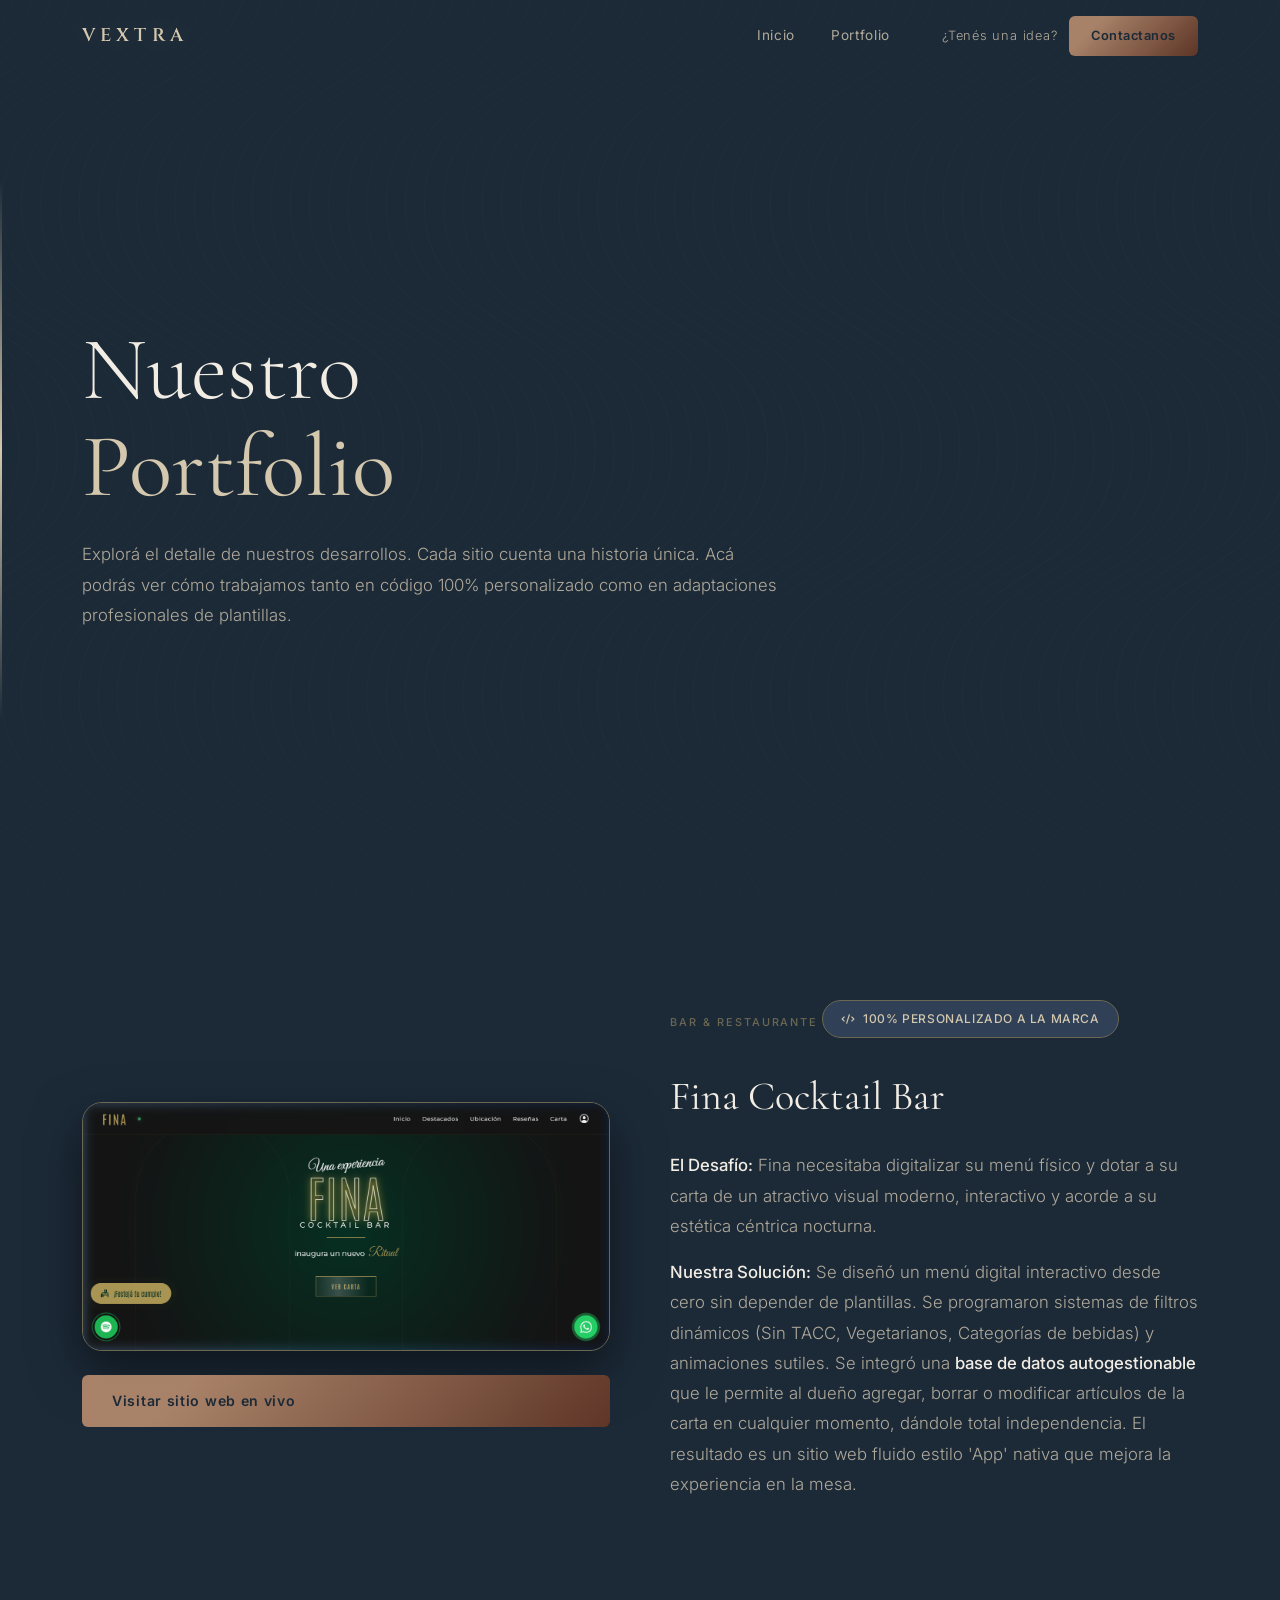
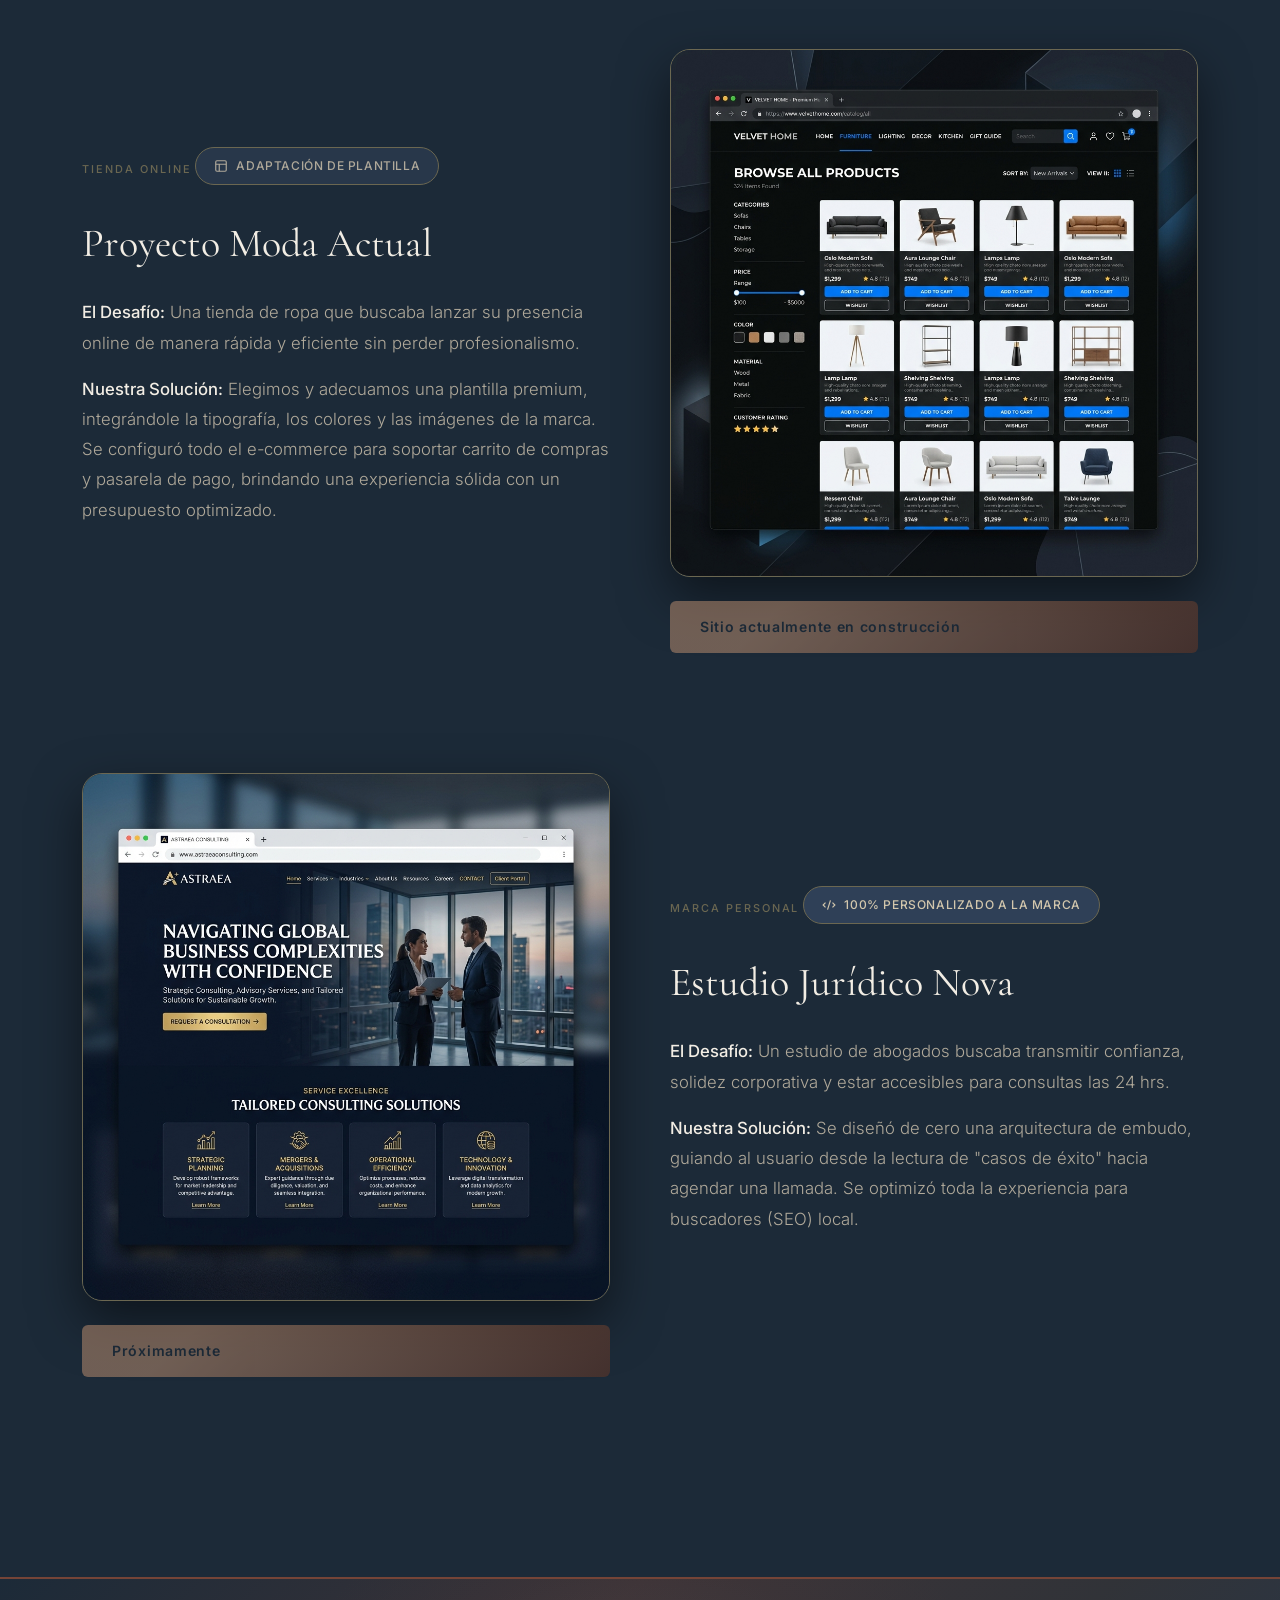
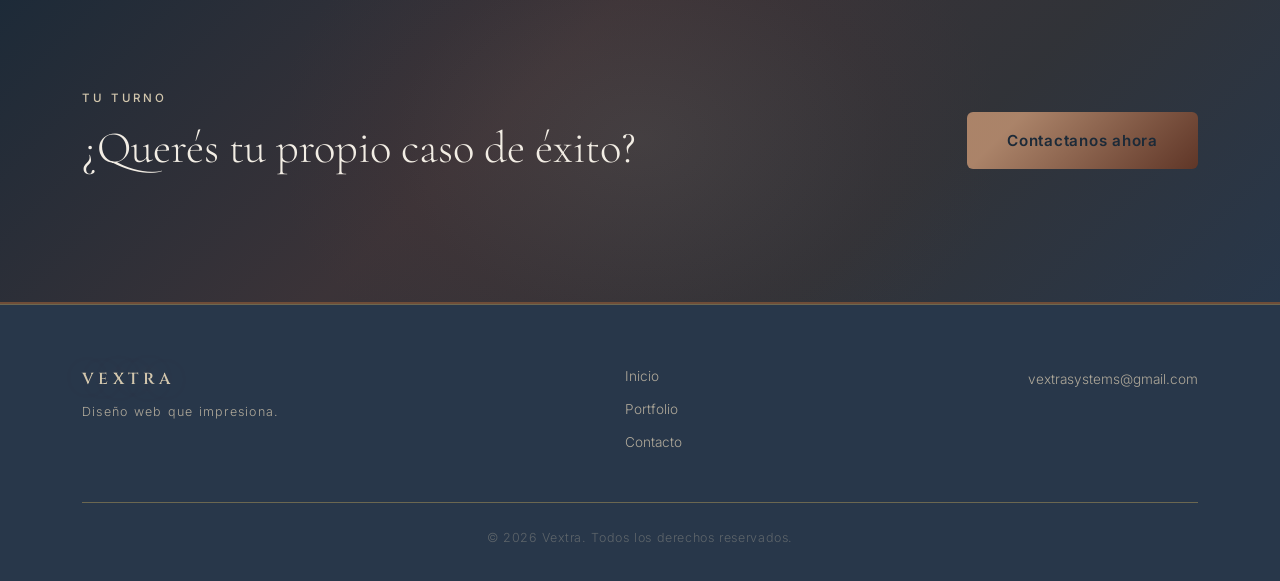
<file: proyectos.html>
<!DOCTYPE html>
<html lang="es">

<head>
  <meta charset="UTF-8" />
  <meta name="viewport" content="width=device-width, initial-scale=1.0" />
  <title>Portfolio Completo – Vextra</title>
  <meta name="description"
    content="Explorá en detalle los proyectos de Vextra. Trabajos de diseño web personalizados y adaptaciones de plantillas profesionales." />
  <link rel="preconnect" href="https://fonts.googleapis.com" />
  <link rel="preconnect" href="https://fonts.gstatic.com" crossorigin />
  <link
    href="https://fonts.googleapis.com/css2?family=Cinzel:wght@400;600;700&family=Cormorant+Garamond:wght@300;400;600&family=Inter:wght@300;400;500;600&display=swap"
    rel="stylesheet" />
  <link rel="stylesheet" href="style.css" />
</head>

<body>

  <!-- ===== NAVBAR ===== -->
  <header class="navbar" id="navbar">
    <div class="nav-container">
      <a href="index.html" class="logo">Vextra</a>
      <nav class="nav-links" id="navLinks">
        <a href="index.html#inicio">Inicio</a>
        <a href="#">Portfolio</a>
      </nav>
      <div class="nav-cta-wrap">
        <span class="nav-idea-text">¿Tenés una idea?</span>
        <a href="index.html#contacto" class="btn-cta" id="hero-cta">Contactanos</a>
      </div>
      <button class="hamburger" id="hamburger" aria-label="Menú">
        <span></span><span></span><span></span>
      </button>
    </div>
    <!-- Mobile menu -->
    <div class="mobile-menu" id="mobileMenu">
      <a href="index.html#inicio" class="mobile-link">Inicio</a>
      <a href="#" class="mobile-link">Portfolio</a>
      <div class="mobile-cta-wrap">
        <span class="nav-idea-text">¿Tenés una idea?</span>
        <a href="index.html#contacto" class="btn-cta">Contactanos</a>
      </div>
    </div>
  </header>

  <!-- ===== PAGE HEADER ===== -->
  <section class="hero" id="inicio">
    <div class="hero-content">
      <h1 class="hero-title">Nuestro <span class="title-accent">Portfolio</span></h1>
      <p class="hero-sub" style="max-width: 700px;">
        Explorá el detalle de nuestros desarrollos. Cada sitio cuenta una historia única. Acá podrás ver cómo trabajamos tanto en código 100% personalizado como en adaptaciones profesionales de plantillas.
      </p>
    </div>
  </section>

  <!-- ===== EXTENDED SHOWCASE ===== -->
  <section class="portfolio-extended">
    <div class="container">
      
      <!-- PROYECTO 1 - FINA -->
      <div class="showcase-item">
        <div class="showcase-media">
          <div class="showcase-img-box">
            <img src="assets/portfolio_fina.png" alt="Vista principal de Fina Cocktail Bar" class="showcase-img" />
          </div>
          <a href="https://fina-bar-web.vercel.app/?utm_source=ig&utm_medium=social&utm_content=link_in_bio&fbclid=PAb21jcAROiedleHRuA2FlbQIxMQBzcnRjBmFwcF9pZA81NjcwNjczNDMzNTI0MjcAAad4F65sUYL4MofWHKlDcIUESujg8_DwyVqGH5rRMIQ3G3CDJZJ-ujH8IqDwUQ_aem_hTF5GQFBRYrLLzg5Cz2CZw" target="_blank" rel="noopener" class="btn-primary" style="width: 100%; text-align: center;">Visitar sitio web en vivo</a>
        </div>
        <div class="showcase-content">
          <span class="work-tag">Bar &amp; Restaurante</span>
          <div class="development-badge badge-custom">
            <svg width="14" height="14" viewBox="0 0 24 24" fill="none" stroke="currentColor" stroke-width="2">
              <path d="m18 16 4-4-4-4M6 8l-4 4 4 4M14.5 4l-5 16"/>
            </svg>
            100% Personalizado a la Marca
          </div>
          <h2 class="showcase-title">Fina Cocktail Bar</h2>
          
          <div class="showcase-description">
            <p><strong>El Desafío:</strong> Fina necesitaba digitalizar su menú físico y dotar a su carta de un atractivo visual moderno, interactivo y acorde a su estética céntrica nocturna.</p>
            <p><strong>Nuestra Solución:</strong> Se diseñó un menú digital interactivo desde cero sin depender de plantillas. Se programaron sistemas de filtros dinámicos (Sin TACC, Vegetarianos, Categorías de bebidas) y animaciones sutiles. Se integró una <strong>base de datos autogestionable</strong> que le permite al dueño agregar, borrar o modificar artículos de la carta en cualquier momento, dándole total independencia. El resultado es un sitio web fluido estilo 'App' nativa que mejora la experiencia en la mesa.</p>
          </div>
        </div>
      </div>

      <!-- PROYECTO 2 - EJEMPLO PLANTILLA -->
      <div class="showcase-item reversed">
        <div class="showcase-media">
          <div class="showcase-img-box">
            <img src="assets/portfolio_2.png" alt="Proyecto E-Commerce" class="showcase-img" />
          </div>
          <a href="#" class="btn-primary" style="opacity: 0.6; pointer-events: none; width: 100%; text-align: center;">Sitio actualmente en construcción</a>
        </div>
        <div class="showcase-content">
          <span class="work-tag">Tienda Online</span>
          <div class="development-badge badge-template">
            <svg width="14" height="14" viewBox="0 0 24 24" fill="none" stroke="currentColor" stroke-width="2">
              <rect width="18" height="18" x="3" y="3" rx="2" />
              <path d="M3 9h18M9 21V9" />
            </svg>
            Adaptación de Plantilla
          </div>
          <h2 class="showcase-title">Proyecto Moda Actual</h2>
          
          <div class="showcase-description">
            <p><strong>El Desafío:</strong> Una tienda de ropa que buscaba lanzar su presencia online de manera rápida y eficiente sin perder profesionalismo.</p>
            <p><strong>Nuestra Solución:</strong> Elegimos y adecuamos una plantilla premium, integrándole la tipografía, los colores y las imágenes de la marca. Se configuró todo el e-commerce para soportar carrito de compras y pasarela de pago, brindando una experiencia sólida con un presupuesto optimizado.</p>
          </div>
        </div>
      </div>

      <!-- PROYECTO 3 - EJEMPLO DEFAULT -->
      <div class="showcase-item">
        <div class="showcase-media">
          <div class="showcase-img-box">
            <img src="assets/portfolio_3.png" alt="Sitio Corporativo" class="showcase-img" />
          </div>
          <a href="#" class="btn-primary" style="opacity: 0.6; pointer-events: none; width: 100%; text-align: center;">Próximamente</a>
        </div>
        <div class="showcase-content">
          <span class="work-tag">Marca Personal</span>
          <div class="development-badge badge-custom">
             <svg width="14" height="14" viewBox="0 0 24 24" fill="none" stroke="currentColor" stroke-width="2">
              <path d="m18 16 4-4-4-4M6 8l-4 4 4 4M14.5 4l-5 16"/>
            </svg>
            100% Personalizado a la Marca
          </div>
          <h2 class="showcase-title">Estudio Jurídico Nova</h2>
          
          <div class="showcase-description">
            <p><strong>El Desafío:</strong> Un estudio de abogados buscaba transmitir confianza, solidez corporativa y estar accesibles para consultas las 24 hrs.</p>
            <p><strong>Nuestra Solución:</strong> Se diseñó de cero una arquitectura de embudo, guiando al usuario desde la lectura de "casos de éxito" hacia agendar una llamada. Se optimizó toda la experiencia para buscadores (SEO) local.</p>
          </div>
        </div>
      </div>

    </div>
  </section>

  <!-- ===== CTA BANNER ===== -->
  <section class="cta-banner" style="margin-top: 100px;">
    <div class="container">
      <div class="cta-inner">
        <div class="cta-text">
          <p class="cta-question">Tu turno</p>
          <h2 class="cta-title">¿Querés tu propio caso de éxito?</h2>
        </div>
        <a href="index.html#contacto" class="btn-primary large">Contactanos ahora</a>
      </div>
    </div>
  </section>

  <!-- ===== FOOTER ===== -->
  <footer class="footer">
    <div class="container">
      <div class="footer-inner">
        <div class="footer-brand">
          <a href="index.html" class="logo footer-logo">Vextra</a>
          <p class="footer-tagline">Diseño web que impresiona.</p>
        </div>
        <div class="footer-links">
          <a href="index.html#inicio">Inicio</a>
          <a href="#">Portfolio</a>
          <a href="index.html#contacto">Contacto</a>
        </div>
        <div class="footer-contact">
          <a href="mailto:vextrasystems@gmail.com">vextrasystems@gmail.com</a>
        </div>
      </div>
      <div class="footer-bottom">
        <p>© 2026 Vextra. Todos los derechos reservados.</p>
      </div>
    </div>
  </footer>

  <script src="script.js"></script>
</body>

</html>
</file>
<file: style.css>
/* =========================================
   VEXTRA – GLOBAL STYLES
   Palette: Azul | Tan | Terra Queimada | Verde Opaco | Coffee
   ========================================= */

/* --- TOKENS --- */
:root {
  /* Backgrounds – Azul dominant */
  --black:        #1c2a38;
  --black-soft:   #28374a;
  --black-card:   #2f4057;
  --black-border: #6b6751;

  /* Warm accent – Tan as primary */
  --gold:         #d3c7ad;
  --gold-light:   #e8dfcf;
  --gold-dark:    #754437;

  /* Green-grey mid-tones – Verde Opaco */
  --emerald:      #6b6751;
  --emerald-mid:  #888070;

  /* Terra Queimada – warm red-brown drama */
  --caput:        #754437;

  /* Coffee – warm brown mid-accent */
  --coffee:       #6f4d38;

  /* Tan alias for clarity */
  --tan:          #d3c7ad;

  --wasabi:       #6b6751;
  --white:        #f2ede4;
  --white-muted:  #b0a99a;
  --font-cinzel:  'Cinzel', Georgia, serif;
  --font-serif:   'Cormorant Garamond', Georgia, serif;
  --font-sans:    'Inter', system-ui, sans-serif;
  --font-title:   'Open Sans', system-ui, sans-serif;
  --radius-sm:    6px;
  --radius-md:    12px;
  --radius-lg:    20px;
  --transition:   0.35s cubic-bezier(0.4, 0, 0.2, 1);
  --glow-tan:     0 0 40px rgba(211, 199, 173, 0.20);
  --glow-coffee:  0 0 40px rgba(111, 77, 56, 0.35);
  --glow-verde:   0 0 40px rgba(107, 103, 81, 0.40);
  /* keep old names as aliases for backward compat */
  --glow-gold:    0 0 40px rgba(211, 199, 173, 0.20);
  --glow-emerald: 0 0 40px rgba(107, 103, 81, 0.40);
  --glow-earth:   0 0 40px rgba(117, 68, 55, 0.30);
}

/* --- RESET & BASE --- */
*, *::before, *::after {
  box-sizing: border-box;
  margin: 0;
  padding: 0;
}

html {
  scroll-behavior: smooth;
  font-size: 16px;
}

body {
  background-color: var(--black);
  color: var(--white);
  font-family: var(--font-sans);
  font-weight: 300;
  line-height: 1.7;
  overflow-x: hidden;
  -webkit-font-smoothing: antialiased;
}

a {
  color: inherit;
  text-decoration: none;
}

img {
  max-width: 100%;
  display: block;
}

/* --- SCROLLBAR --- */
::-webkit-scrollbar { width: 6px; }
::-webkit-scrollbar-track { background: var(--black); }
::-webkit-scrollbar-thumb { background: var(--caput); border-radius: 99px; }

/* --- UTILITY --- */
.container {
  max-width: 1180px;
  margin: 0 auto;
  padding: 0 32px;
}

.section-label {
  display: inline-block;
  font-family: var(--font-sans);
  font-size: 0.72rem;
  font-weight: 500;
  letter-spacing: 0.25em;
  text-transform: uppercase;
  color: var(--gold);
  margin-bottom: 14px;
}
.section-label.centered { display: block; text-align: center; }

.section-title {
  font-family: var(--font-title);
  font-size: clamp(2rem, 4vw, 3rem);
  font-weight: 600;
  font-style: normal;
  line-height: 1.2;
  color: var(--white);
  margin-bottom: 20px;
}
.section-title.centered { text-align: center; }

.section-desc {
  font-size: 1rem;
  color: var(--white-muted);
  max-width: 540px;
  margin-bottom: 56px;
}
.section-desc.centered {
  text-align: center;
  margin-left: auto;
  margin-right: auto;
}

/* --- BUTTONS --- */
.btn-primary {
  display: inline-flex;
  align-items: center;
  gap: 10px;
  padding: 14px 30px;
  background: linear-gradient(135deg, rgba(184,140,110,0.90) 20%, rgba(98,54,38,0.95) 100%);
  color: var(--black);
  font-family: var(--font-sans);
  font-size: 0.88rem;
  font-weight: 600;
  letter-spacing: 0.05em;
  border-radius: var(--radius-sm);
  border: none;
  cursor: pointer;
  transition: var(--transition);
  position: relative;
  overflow: hidden;
}
.btn-primary::after {
  content: '';
  position: absolute;
  inset: 0;
  background: rgba(255,255,255,0.12);
  opacity: 0;
  transition: var(--transition);
}
.btn-primary:hover::after { opacity: 1; }
.btn-primary:hover {
  transform: translateY(-2px);
  box-shadow: 0 8px 30px rgba(117, 68, 55, 0.40);
}
.btn-primary.large {
  padding: 16px 40px;
  font-size: 0.95rem;
}
.btn-primary.full {
  width: 100%;
  justify-content: center;
}

.btn-secondary {
  display: inline-flex;
  align-items: center;
  gap: 8px;
  padding: 14px 30px;
  background: transparent;
  color: var(--white);
  font-family: var(--font-sans);
  font-size: 0.88rem;
  font-weight: 400;
  letter-spacing: 0.05em;
  border-radius: var(--radius-sm);
  border: 1px solid var(--black-border);
  cursor: pointer;
  transition: var(--transition);
}
.btn-secondary:hover {
  border-color: var(--gold);
  color: var(--gold);
  transform: translateY(-2px);
}

.btn-cta {
  display: inline-block;
  padding: 9px 22px;
  background: linear-gradient(135deg, rgba(184,140,110,0.90) 20%, rgba(98,54,38,0.95) 100%);
  color: var(--black);
  font-family: var(--font-sans);
  font-size: 0.8rem;
  font-weight: 600;
  letter-spacing: 0.04em;
  border-radius: var(--radius-sm);
  transition: var(--transition);
  white-space: nowrap;
}
.btn-cta:hover {
  transform: translateY(-2px);
  box-shadow: 0 6px 24px rgba(117,68,55,0.40);
}

/* =====================
   NAVBAR
   ===================== */
.navbar {
  position: fixed;
  top: 0;
  left: 0;
  right: 0;
  z-index: 999;
  transition: background var(--transition), backdrop-filter var(--transition);
  border-bottom: 1px solid transparent;
}
.navbar.scrolled {
  background: rgba(28, 42, 56, 0.94);
  backdrop-filter: blur(18px);
  -webkit-backdrop-filter: blur(18px);
  border-bottom-color: var(--black-border);
}

.nav-container {
  max-width: 1180px;
  margin: 0 auto;
  padding: 0 32px;
  height: 72px;
  display: flex;
  align-items: center;
  gap: 32px;
}

/* CINZEL LOGO */
.logo {
  font-family: var(--font-cinzel);
  font-size: 1.15rem;
  font-weight: 600;
  letter-spacing: 0.28em;
  text-transform: uppercase;
  color: var(--gold);
  flex-shrink: 0;
  font-style: normal;
  text-shadow: 0 0 28px rgba(211,199,173,0.3);
}

.nav-links {
  display: flex;
  gap: 36px;
  margin-left: auto;
}
.nav-links a {
  font-size: 0.85rem;
  font-weight: 400;
  letter-spacing: 0.05em;
  color: var(--white-muted);
  transition: color var(--transition);
  position: relative;
}
.nav-links a::after {
  content: '';
  position: absolute;
  left: 0; bottom: -4px;
  width: 0; height: 1px;
  background: var(--gold-dark);
  transition: width var(--transition);
}
.nav-links a:hover { color: var(--white); }
.nav-links a:hover::after { width: 100%; }

.nav-cta-wrap {
  display: flex;
  align-items: center;
  gap: 12px;
  margin-left: 20px;
}
.nav-idea-text {
  font-family: var(--font-sans);
  font-size: 0.8rem;
  font-weight: 300;
  font-style: normal;
  letter-spacing: 0.06em;
  color: var(--white-muted);
  white-space: nowrap;
}

.hamburger {
  display: none;
  flex-direction: column;
  gap: 5px;
  background: none;
  border: none;
  cursor: pointer;
  padding: 4px;
  margin-left: auto;
}
.hamburger span {
  display: block;
  width: 24px;
  height: 1.5px;
  background: var(--white);
  transition: var(--transition);
}
.hamburger.open span:nth-child(1) { transform: translateY(6.5px) rotate(45deg); }
.hamburger.open span:nth-child(2) { opacity: 0; }
.hamburger.open span:nth-child(3) { transform: translateY(-6.5px) rotate(-45deg); }

.mobile-menu {
  display: none;
  flex-direction: column;
  align-items: flex-start;
  gap: 0;
  padding: 20px 32px 28px;
  background: rgba(28,42,56,0.97);
  border-top: 1px solid var(--black-border);
}
.mobile-menu.open { display: flex; }
.mobile-link {
  font-size: 1rem;
  font-family: var(--font-sans);
  font-weight: 300;
  letter-spacing: 0.08em;
  color: var(--white-muted);
  padding: 14px 0;
  width: 100%;
  border-bottom: 1px solid var(--black-border);
  transition: color var(--transition);
}
.mobile-link:hover { color: var(--gold); }
.mobile-cta-wrap {
  display: flex;
  align-items: center;
  gap: 14px;
  margin-top: 20px;
  flex-wrap: wrap;
}

/* =====================
   HERO
   ===================== */
.hero {
  position: relative;
  min-height: 100vh;
  display: flex;
  align-items: center;
  overflow: hidden;
  /* S-wave Art Deco pattern + dark overlay */
  background-color: var(--black);
  background-image:
    linear-gradient(
      to bottom,
      rgba(28,42,56,0.72) 0%,
      rgba(28,42,56,0.55) 35%,
      rgba(28,42,56,0.55) 65%,
      rgba(28,42,56,0.78) 100%
    ),
    url('assets/pattern.svg');
  background-size: cover, cover;
  background-position: center, center;
  background-repeat: no-repeat, no-repeat;
}

/* Tan accent line on left */
.hero::before {
  content: '';
  position: absolute;
  left: 0; top: 20%; bottom: 20%;
  width: 2px;
  background: linear-gradient(to bottom, transparent, var(--tan), transparent);
  z-index: 1;
}

.hero-content {
  position: relative;
  z-index: 2;
  max-width: 1180px;
  margin: 0 auto;
  padding: 0 32px;
  padding-top: 100px;
  width: 100%;
}

.hero-badge {
  display: inline-block;
  padding: 6px 18px;
  border: 1px solid rgba(211,199,173,0.3);
  border-radius: 2px;
  font-size: 0.68rem;
  font-weight: 500;
  letter-spacing: 0.3em;
  text-transform: uppercase;
  font-family: var(--font-sans);
  color: var(--gold);
  margin-bottom: 32px;
  background: rgba(211,199,173,0.05);
  animation: fadeUp 0.8s ease both;
}

.hero-title {
  font-family: var(--font-serif);
  font-size: clamp(3rem, 7vw, 6rem);
  font-weight: 300;
  font-style: normal;
  line-height: 1.08;
  color: var(--white);
  margin-bottom: 24px;
  animation: fadeUp 0.8s 0.1s ease both;
  max-width: 800px;
}
/* Gold accent — NO italic */
.title-accent {
  color: var(--gold);
  font-weight: 400;
  font-style: normal;
  display: block;
}

.hero-sub {
  font-size: 1.05rem;
  color: var(--white-muted);
  max-width: 480px;
  margin-bottom: 48px;
  line-height: 1.8;
  animation: fadeUp 0.8s 0.2s ease both;
}

.hero-actions {
  display: flex;
  align-items: center;
  gap: 20px;
  flex-wrap: wrap;
  animation: fadeUp 0.8s 0.3s ease both;
}

.idea-block {
  display: flex;
  flex-direction: column;
  gap: 10px;
}
/* NO italic — small uppercase label */
.idea-question {
  font-family: var(--font-sans);
  font-size: 0.73rem;
  font-weight: 400;
  font-style: normal;
  letter-spacing: 0.2em;
  text-transform: uppercase;
  color: var(--gold);
}

.hero-scroll-hint {
  position: absolute;
  bottom: 40px;
  right: 48px;
  display: flex;
  flex-direction: column;
  align-items: center;
  gap: 10px;
  z-index: 2;
  animation: fadeIn 1.2s 0.8s ease both;
}

/* --- HERO VIDEO --- */
.hero-video {
  position: absolute;
  top: 0; left: 0;
  width: 100%; height: 100%;
  object-fit: cover;
  object-position: center;
  z-index: 0;
  opacity: 0.38;
}
.hero-scroll-hint span {
  font-size: 0.68rem;
  letter-spacing: 0.2em;
  text-transform: uppercase;
  color: var(--white-muted);
  writing-mode: vertical-rl;
}
.scroll-line {
  width: 1px;
  height: 60px;
  background: linear-gradient(to bottom, var(--gold), transparent);
  animation: scrollDrop 2s ease infinite;
}

/* =====================
   ABOUT
   ===================== */
.about {
  padding: 100px 0;
  background: var(--black-soft);
  border-top: 3px solid var(--tan);
  border-bottom: 1px solid var(--black-border);
}

.about-grid {
  display: grid;
  grid-template-columns: 1fr 1fr;
  gap: 80px;
  align-items: center;
}

.about-text .section-title { margin-bottom: 24px; }

.about-desc {
  font-size: 1rem;
  color: var(--white-muted);
  line-height: 1.9;
  font-style: normal;
}
.about-desc strong {
  color: var(--gold);
  font-weight: 600;
}

/* Brand name – always Cinzel */
.brand-name {
  font-family: var(--font-cinzel);
  font-size: 0.9em;
  font-weight: 600;
  letter-spacing: 0.12em;
  color: var(--gold);
  text-transform: uppercase;
}

.about-stats {
  display: flex;
  flex-direction: column;
  gap: 24px;
}

.stat-card {
  padding: 28px 32px;
  background: var(--black-card);
  border: 1px solid var(--black-border);
  border-radius: var(--radius-md);
  display: flex;
  align-items: center;
  gap: 28px;
  transition: var(--transition);
  position: relative;
  overflow: hidden;
}
.stat-card::before {
  content: '';
  position: absolute;
  left: 0; top: 0; bottom: 0;
  width: 3px;
  background: var(--tan);
  transform: scaleY(0);
  transform-origin: bottom;
  transition: transform var(--transition);
}
.stat-card:hover::before { transform: scaleY(1); }
.stat-card:hover { border-color: rgba(211,199,173,0.35); box-shadow: var(--glow-tan); }

.stat-num {
  font-family: var(--font-serif);
  font-size: 2.4rem;
  font-weight: 300;
  font-style: normal;
  color: var(--gold);
  line-height: 1;
  min-width: 80px;
}
.stat-label {
  font-size: 0.88rem;
  color: var(--white-muted);
  letter-spacing: 0.02em;
}

/* =====================
   PROCESS 
   ===================== */
.process {
  padding: 110px 0;
  background: linear-gradient(180deg, var(--black) 0%, rgba(40,55,74,0.6) 50%, var(--black) 100%);
  border-top: 1px solid rgba(211,199,173,0.15);
  border-bottom: 1px solid rgba(211,199,173,0.15);
  position: relative;
}
/* Tan warm radial glow behind process section */
.process::before {
  content: '';
  position: absolute;
  top: 50%; left: 50%;
  transform: translate(-50%, -50%);
  width: 700px; height: 400px;
  background: radial-gradient(ellipse, rgba(211,199,173,0.06) 0%, transparent 70%);
  pointer-events: none;
}

.process-grid {
  display: grid;
  grid-template-columns: repeat(4, 1fr);
  gap: 28px;
  margin-top: 56px;
  position: relative;
  z-index: 1;
}

/* Each process card gets a distinct warm-color top border */
.process-card {
  padding: 32px 28px;
  background: var(--black-card);
  border: 1px solid rgba(107,103,81,0.4);
  border-radius: var(--radius-md);
  transition: var(--transition);
  position: relative;
  overflow: hidden;
  display: flex;
  flex-direction: column;
}
.process-card:nth-child(1) { border-top: 3px solid var(--gold); }
.process-card:nth-child(2) { border-top: 3px solid var(--coffee); }
.process-card:nth-child(3) { border-top: 3px solid var(--caput); }
.process-card:nth-child(4) { border-top: 3px solid var(--emerald); }

.process-card::before {
  content: '';
  position: absolute;
  top: 0; left: 0; right: 0;
  height: 100%;
  background: linear-gradient(180deg, rgba(211,199,173,0.04) 0%, transparent 50%);
  pointer-events: none;
}
.process-card:hover {
  transform: translateY(-6px);
  box-shadow: 0 12px 40px rgba(0,0,0,0.4);
}
.process-card:nth-child(1):hover { border-color: var(--gold); box-shadow: 0 12px 40px rgba(211,199,173,0.15); }
.process-card:nth-child(2):hover { border-color: var(--coffee); box-shadow: 0 12px 40px rgba(111,77,56,0.25); }
.process-card:nth-child(3):hover { border-color: var(--caput); box-shadow: 0 12px 40px rgba(117,68,55,0.25); }
.process-card:nth-child(4):hover { border-color: var(--emerald); box-shadow: 0 12px 40px rgba(107,103,81,0.25); }

.process-number {
  font-family: var(--font-cinzel);
  font-size: 2.8rem;
  font-weight: 600;
  color: rgba(211, 199, 173, 0.35);
  line-height: 1;
  margin-bottom: 20px;
  transition: color var(--transition);
}
.process-card:nth-child(2) .process-number { color: rgba(111,77,56,0.75); }
.process-card:nth-child(3) .process-number { color: rgba(117,68,55,0.80); }
.process-card:nth-child(4) .process-number { color: rgba(107,103,81,0.80); }
.process-card:hover .process-number { opacity: 1; }
.process-card:nth-child(1):hover .process-number { color: var(--gold); }
.process-card:nth-child(2):hover .process-number { color: var(--coffee); }
.process-card:nth-child(3):hover .process-number { color: var(--caput); }
.process-card:nth-child(4):hover .process-number { color: var(--emerald); }

.process-card h3 {
  font-family: var(--font-serif);
  font-size: 1.3rem;
  font-weight: 400;
  color: var(--white);
  margin-bottom: 12px;
}
.process-card p {
  font-size: 0.9rem;
  color: var(--white-muted);
  line-height: 1.8;
}

/* =====================
   SERVICES
   ===================== */
.services {
  padding: 110px 0;
  background: var(--black-soft);
  border-top: 1px solid rgba(107,103,81,0.3);
}

.services-grid {
  display: grid;
  grid-template-columns: repeat(3, 1fr);
  gap: 28px;
  margin-top: 56px;
}

/* Each service card has a distinct warm/cool background tint */
.service-card {
  padding: 24px 30px;
  border-radius: var(--radius-md);
  transition: var(--transition);
  position: relative;
  overflow: hidden;
  cursor: default;
  display: flex;
  flex-direction: column;
  justify-content: flex-start;
}
.service-card:nth-child(1),
.service-card:nth-child(2),
.service-card:nth-child(3) {
  background: var(--black-card);
  border: 1px solid rgba(211,199,173,0.18);
}
.service-card::after {
  content: '';
  position: absolute;
  inset: 0;
  background: linear-gradient(135deg, rgba(211,199,173,0.06) 0%, transparent 60%);
  opacity: 0;
  transition: var(--transition);
}
.service-card:nth-child(1):hover,
.service-card:nth-child(2):hover,
.service-card:nth-child(3):hover {
  border-color: var(--tan);
  transform: translateY(-6px);
  box-shadow: 0 10px 40px rgba(211,199,173,0.20);
}
.service-card:hover::after { opacity: 1; }

.service-icon {
  font-size: 1.6rem;
  color: var(--tan);
  margin-bottom: 16px;
  display: block;
  transition: transform var(--transition), color var(--transition);
}
.service-card:hover .service-icon { transform: scale(1.15); }

.service-card h3 {
  font-family: var(--font-serif);
  font-size: 1.25rem;
  font-weight: 400;
  font-style: normal;
  color: var(--white);
  margin-bottom: 10px;
}
.service-card p {
  font-size: 0.9rem;
  color: var(--white-muted);
  line-height: 1.8;
}

/* =====================
   WORKS / PORTFOLIO
   ===================== */
.works {
  padding: 110px 0;
  background: var(--black-soft);
  border-top: 1px solid var(--black-border);
}

.works-grid {
  display: grid;
  grid-template-columns: repeat(3, 1fr);
  gap: 28px;
}

.work-card {
  background: var(--black-card);
  border: 1px solid var(--black-border);
  border-radius: var(--radius-lg);
  overflow: hidden;
  transition: var(--transition);
}
.work-card:hover {
  border-color: rgba(211,199,173,0.25);
  transform: translateY(-6px);
  box-shadow: 0 20px 60px rgba(0,0,0,0.5), 0 0 40px rgba(117,68,55,0.15);
}

.work-img-wrap {
  position: relative;
  aspect-ratio: 16/10;
  overflow: hidden;
}
.work-img {
  width: 100%;
  height: 100%;
  object-fit: cover;
  transition: transform 0.6s cubic-bezier(0.4,0,0.2,1);
}
.work-card:hover .work-img { transform: scale(1.06); }

.work-overlay {
  position: absolute;
  inset: 0;
  background: linear-gradient(to top, rgba(107,103,81,0.88) 0%, rgba(40,55,74,0.20) 100%);
  display: flex;
  align-items: center;
  justify-content: center;
  opacity: 0;
  transition: var(--transition);
  backdrop-filter: blur(4px);
}
.work-card:hover .work-overlay { opacity: 1; }

.work-visit-btn {
  display: inline-flex;
  align-items: center;
  gap: 8px;
  padding: 12px 26px;
  background: linear-gradient(135deg, var(--gold), var(--gold-dark));
  color: var(--black);
  font-size: 0.85rem;
  font-weight: 600;
  border-radius: var(--radius-sm);
  transform: translateY(10px);
  transition: var(--transition);
}
.work-card:hover .work-visit-btn { transform: translateY(0); }
.work-visit-btn:hover { box-shadow: 0 4px 16px rgba(211,199,173,0.4); }

.work-info {
  padding: 28px;
}
.work-tag {
  display: inline-block;
  font-size: 0.68rem;
  font-weight: 500;
  letter-spacing: 0.18em;
  text-transform: uppercase;
  color: var(--wasabi);
  margin-bottom: 10px;
}
.work-title {
  font-family: var(--font-serif);
  font-size: 1.35rem;
  font-weight: 400;
  font-style: normal;
  color: var(--white);
  margin-bottom: 10px;
}
.work-desc {
  font-size: 0.85rem;
  color: var(--white-muted);
  line-height: 1.75;
  margin-bottom: 18px;
}
.work-link {
  display: inline-flex;
  align-items: center;
  gap: 6px;
  font-size: 0.8rem;
  color: var(--gold);
  transition: gap var(--transition);
}
.work-link:hover { gap: 10px; }

/* =====================
   CTA BANNER
   ===================== */
.cta-banner {
  padding: 110px 0;
  background: linear-gradient(135deg, #1c2a38 0%, rgba(117,68,55,0.35) 40%, rgba(111,77,56,0.25) 70%, #28374a 100%);
  border-top: 2px solid var(--caput);
  border-bottom: 2px solid var(--coffee);
  position: relative;
  overflow: hidden;
}
.cta-banner::before {
  content: '';
  position: absolute;
  top: 50%; left: 50%;
  transform: translate(-50%, -50%);
  width: 700px; height: 500px;
  background: radial-gradient(ellipse, rgba(211,199,173,0.08) 0%, rgba(117,68,55,0.05) 50%, transparent 75%);
  pointer-events: none;
}

.cta-inner {
  display: flex;
  align-items: center;
  justify-content: space-between;
  gap: 48px;
  flex-wrap: wrap;
}

/* NO italic — uppercase label */
.cta-question {
  font-family: var(--font-sans);
  font-size: 0.72rem;
  font-weight: 500;
  font-style: normal;
  letter-spacing: 0.25em;
  text-transform: uppercase;
  color: var(--gold);
  margin-bottom: 14px;
}
.cta-title {
  font-family: var(--font-serif);
  font-size: clamp(1.8rem, 3.5vw, 2.8rem);
  font-weight: 300;
  font-style: normal;
  color: var(--white);
  margin-bottom: 16px;
  line-height: 1.2;
}
.cta-desc {
  font-size: 0.95rem;
  color: var(--white-muted);
  max-width: 460px;
}

/* =====================
   CONTACT
   ===================== */
.contact {
  padding: 110px 0;
  background: var(--black);
  border-top: 1px solid rgba(111,77,56,0.30);
  position: relative;
}
/* Coffee warm accent strip at top of contact */
.contact::before {
  content: '';
  position: absolute;
  top: 0; left: 0; right: 0;
  height: 3px;
  background: linear-gradient(to right, var(--caput), var(--coffee), var(--gold), transparent);
}

.contact-grid {
  display: grid;
  grid-template-columns: 1fr 1.5fr;
  gap: 80px;
  align-items: start;
}

.contact-info {
  display: flex;
  flex-direction: column;
  gap: 36px;
}

.contact-item {
  display: flex;
  align-items: flex-start;
  gap: 20px;
}
.contact-icon {
  width: 44px; height: 44px;
  display: flex; align-items: center; justify-content: center;
  background: var(--black-card);
  border: 1px solid var(--black-border);
  border-radius: var(--radius-sm);
  font-size: 1.1rem;
  color: var(--gold);
  flex-shrink: 0;
}
.contact-label {
  font-size: 0.72rem;
  letter-spacing: 0.15em;
  text-transform: uppercase;
  color: var(--white-muted);
  margin-bottom: 4px;
}
.contact-value {
  font-size: 0.95rem;
  color: var(--white);
  transition: color var(--transition);
}
a.contact-value:hover { color: var(--gold); }

.contact-social { display: flex; flex-direction: column; gap: 12px; }
.social-links { display: flex; gap: 12px; }
.social-btn {
  width: 44px; height: 44px;
  display: flex; align-items: center; justify-content: center;
  background: var(--black-card);
  border: 1px solid var(--black-border);
  border-radius: var(--radius-sm);
  color: var(--white-muted);
  transition: var(--transition);
}
.social-btn:hover {
  border-color: var(--gold);
  color: var(--gold);
  transform: translateY(-3px);
  box-shadow: 0 4px 16px rgba(211,199,173,0.2);
}

/* --- FORM --- */
.contact-form {
  display: flex;
  flex-direction: column;
  gap: 22px;
}

.form-group {
  display: flex;
  flex-direction: column;
  gap: 8px;
}
.form-group label {
  font-size: 0.78rem;
  font-weight: 500;
  letter-spacing: 0.08em;
  text-transform: uppercase;
  color: var(--white-muted);
}
.form-group input,
.form-group textarea {
  background: var(--black-card);
  border: 1px solid var(--black-border);
  border-radius: var(--radius-sm);
  padding: 14px 18px;
  color: var(--white);
  font-family: var(--font-sans);
  font-size: 0.92rem;
  font-weight: 300;
  width: 100%;
  transition: border-color var(--transition), box-shadow var(--transition);
  outline: none;
  resize: vertical;
}
.form-group input::placeholder,
.form-group textarea::placeholder {
  color: rgba(176,169,154,0.4);
}
.form-group input:focus,
.form-group textarea:focus {
  border-color: var(--gold);
  box-shadow: 0 0 0 3px rgba(211,199,173,0.08);
}

.form-success {
  display: none;
  padding: 14px 20px;
  background: rgba(211,199,173,0.1);
  border: 1px solid rgba(211,199,173,0.3);
  border-radius: var(--radius-sm);
  color: var(--gold-light);
  font-size: 0.88rem;
  text-align: center;
}
.form-success.visible { display: block; animation: fadeUp 0.4s ease both; }

/* =====================
   FOOTER
   ===================== */
.footer {
  background: var(--black-soft);
  border-top: 1px solid var(--black-border);
  padding: 60px 0 32px;
}

.footer-inner {
  display: flex;
  align-items: flex-start;
  justify-content: space-between;
  gap: 48px;
  flex-wrap: wrap;
  margin-bottom: 48px;
}

.footer-logo {
  font-size: 1rem;
  letter-spacing: 0.28em;
}
.footer-tagline {
  font-family: var(--font-sans);
  font-size: 0.78rem;
  font-weight: 300;
  font-style: normal;
  letter-spacing: 0.1em;
  color: var(--white-muted);
  margin-top: 8px;
}

.footer-links {
  display: flex;
  flex-direction: column;
  gap: 10px;
}
.footer-links a {
  font-size: 0.85rem;
  color: var(--white-muted);
  transition: color var(--transition);
}
.footer-links a:hover { color: var(--gold); }

.footer-contact a {
  font-size: 0.85rem;
  color: var(--white-muted);
  transition: color var(--transition);
}
.footer-contact a:hover { color: var(--gold); }

.footer-bottom {
  border-top: 1px solid var(--black-border);
  padding-top: 24px;
  text-align: center;
}
.footer-bottom p {
  font-size: 0.78rem;
  color: rgba(176,169,154,0.4);
  letter-spacing: 0.05em;
}

/* =====================
   ANIMATIONS
   ===================== */
@keyframes fadeUp {
  from { opacity: 0; transform: translateY(24px); }
  to   { opacity: 1; transform: translateY(0); }
}

@keyframes fadeIn {
  from { opacity: 0; }
  to   { opacity: 1; }
}

@keyframes scrollDrop {
  0%, 100% { opacity: 1; transform: scaleY(1) translateY(0); }
  50% { opacity: 0.3; transform: scaleY(0.5) translateY(10px); }
}

/* Intersection observer reveal */
.reveal {
  opacity: 0;
  transform: translateY(30px);
  transition: opacity 0.7s ease, transform 0.7s ease;
}
.reveal.visible {
  opacity: 1;
  transform: translateY(0);
}
.reveal-delay-1 { transition-delay: 0.1s; }
.reveal-delay-2 { transition-delay: 0.2s; }
.reveal-delay-3 { transition-delay: 0.3s; }

/* =====================
   RESPONSIVE
   ===================== */
@media (max-width: 960px) {
  .nav-links, .nav-cta-wrap { display: none; }
  .hamburger { display: flex; }

  .about-grid { grid-template-columns: 1fr; gap: 48px; }
  .process-grid { grid-template-columns: repeat(2, 1fr); }
  .services-grid { grid-template-columns: 1fr; gap: 20px; }
  .works-grid { grid-template-columns: 1fr 1fr; }
  .contact-grid { grid-template-columns: 1fr; gap: 48px; }
  .cta-inner { flex-direction: column; text-align: center; }

  .hero-scroll-hint { display: none; }
}

@media (max-width: 640px) {
  .container { padding: 0 20px; }
  .nav-container { padding: 0 20px; }
  .works-grid { grid-template-columns: 1fr; }
  .footer-inner { flex-direction: column; gap: 32px; }
  .hero-content { padding: 0 20px; padding-top: 90px; }
  .hero-title { font-size: 2.8rem; }
  .about { padding: 70px 0; }
  .process { padding: 70px 0; }
  .works-grid { grid-template-columns: 1fr; }
  .services { padding: 70px 0; }
  .process-grid { grid-template-columns: 1fr; }
  .works { padding: 70px 0; }
  .cta-banner { padding: 70px 0; }
  .contact { padding: 70px 0; }
  /* Extended Portfolio */
  .showcase-item { flex-direction: column !important; gap: 40px !important; }
  .showcase-media { max-width: 100% !important; }
}

/* =====================
   PORTFOLIO EXTENDED PAGE
   ===================== */
.page-header {
  padding: 160px 0 80px;
  background-color: var(--black);
  text-align: center;
  border-bottom: 1px solid var(--black-border);
}
.page-header.pattern-bg {
  position: relative;
}
.page-header.pattern-bg::before {
  content: '';
  position: absolute;
  inset: 0;
  opacity: 0.15;
  background-image: url('assets/pattern.svg');
  background-size: cover;
  background-position: center;
  pointer-events: none;
}

.portfolio-extended {
  padding: 100px 0;
}

.showcase-item {
  display: flex;
  align-items: center;
  gap: 60px;
  margin-bottom: 120px;
}
.showcase-item.reversed {
  flex-direction: row-reverse;
}
.showcase-item:last-child {
  margin-bottom: 0;
}

.showcase-media {
  flex: 1;
  max-width: 50%;
  display: flex;
  flex-direction: column;
  gap: 24px;
}

.showcase-img-box {
  width: 100%;
  border-radius: var(--radius-lg);
  overflow: hidden;
  border: 1px solid var(--black-border);
  box-shadow: 0 20px 50px rgba(0,0,0,0.5);
  position: relative;
}
.showcase-img {
  width: 100%;
  height: auto;
  display: block;
}

.showcase-content {
  flex: 1;
}
.development-badge {
  display: inline-flex;
  align-items: center;
  gap: 8px;
  padding: 8px 18px;
  border-radius: 30px;
  font-size: 0.75rem;
  font-weight: 500;
  letter-spacing: 0.05em;
  text-transform: uppercase;
  margin-bottom: 24px;
}
.badge-custom {
  background: var(--black-card);
  border: 1px solid var(--emerald);
  color: var(--gold);
}
.badge-template {
  background: var(--black-soft);
  border: 1px solid var(--black-border);
  color: var(--white-muted);
}
.showcase-title {
  font-family: var(--font-serif);
  font-size: 2.5rem;
  font-weight: 400;
  color: var(--white);
  margin-bottom: 20px;
}
.showcase-description {
  margin-bottom: 30px;
}
.showcase-description p {
  font-size: 1.05rem;
  color: var(--white-muted);
  line-height: 1.8;
  margin-bottom: 16px;
}
.showcase-description strong {
  color: var(--white);
  font-weight: 500;
}

/* =====================
   MANIFESTO
   ===================== */
.manifesto {
  padding: 0 0 110px;
  background: var(--black);
  position: relative;
  overflow: hidden;
}

/* --- Ticker strip --- */
.manifesto-ticker {
  width: 100%;
  overflow: hidden;
  background: var(--black-soft);
  border-top: 1px solid rgba(211,199,173,0.12);
  border-bottom: 1px solid rgba(211,199,173,0.12);
  padding: 14px 0;
  margin-bottom: 90px;
}
.ticker-track {
  display: flex;
  gap: 40px;
  width: max-content;
  animation: tickerScroll 28s linear infinite;
  white-space: nowrap;
}
.ticker-track span {
  font-family: var(--font-sans);
  font-size: 0.75rem;
  font-weight: 400;
  letter-spacing: 0.25em;
  text-transform: uppercase;
  color: var(--white-muted);
}
.ticker-track .ticker-sep {
  color: var(--tan);
  letter-spacing: 0;
}
@keyframes tickerScroll {
  0% { transform: translateX(0); }
  100% { transform: translateX(-50%); }
}

/* --- Manifesto phrases --- */
.manifesto-inner {
  text-align: center;
}
.manifesto-phrases {
  margin: 32px 0 80px;
}
.manifesto-line {
  font-family: var(--font-serif);
  font-size: clamp(2rem, 4.5vw, 3.6rem);
  font-weight: 300;
  line-height: 1.25;
  color: var(--white);
  opacity: 0;
  transform: translateY(24px);
  transition: opacity 0.7s ease, transform 0.7s ease;
}
.manifesto-line.phrase-visible {
  opacity: 1;
  transform: translateY(0);
}
.manifesto-line.manifesto-accent {
  color: var(--tan);
  font-weight: 400;
}
.manifesto-line.manifesto-muted {
  color: var(--white-muted);
  font-size: clamp(1rem, 2vw, 1.4rem);
  font-family: var(--font-sans);
  font-weight: 300;
  letter-spacing: 0.04em;
  margin-top: 32px;
}
.manifesto-line.manifesto-small {
  color: var(--white);
  font-size: clamp(1rem, 2vw, 1.5rem);
  font-weight: 300;
  margin-top: 8px;
}
.manifesto-line.manifesto-muted + .manifesto-accent {
  font-size: clamp(1.6rem, 3vw, 2.4rem);
}

/* Staggered delays */
.manifesto-line:nth-child(1) { transition-delay: 0s; }
.manifesto-line:nth-child(2) { transition-delay: 0.15s; }
.manifesto-line:nth-child(3) { transition-delay: 0.3s; }
.manifesto-line:nth-child(4) { transition-delay: 0.45s; }

/* --- Values row --- */
.manifesto-values {
  display: grid;
  grid-template-columns: repeat(3, 1fr);
  gap: 28px;
  max-width: 860px;
  margin: 0 auto;
}
.manifesto-value {
  padding: 32px 24px;
  background: var(--black-card);
  border: 1px solid rgba(107,103,81,0.3);
  border-radius: var(--radius-md);
  text-align: center;
  transition: var(--transition);
  position: relative;
  overflow: hidden;
}
.manifesto-value::before {
  content: '';
  position: absolute;
  bottom: 0; left: 0; right: 0;
  height: 2px;
  background: linear-gradient(90deg, transparent, var(--tan), transparent);
  transform: scaleX(0);
  transition: transform var(--transition);
}
.manifesto-value:hover::before { transform: scaleX(1); }
.manifesto-value:hover {
  border-color: rgba(211,199,173,0.28);
  transform: translateY(-4px);
  box-shadow: var(--glow-tan);
}
.mvalue-icon {
  font-size: 1.4rem;
  color: var(--tan);
  margin-bottom: 14px;
  display: block;
  transition: transform var(--transition);
}
.manifesto-value:hover .mvalue-icon { transform: scale(1.2); }
.manifesto-value h4 {
  font-family: var(--font-serif);
  font-size: 1.15rem;
  font-weight: 400;
  color: var(--white);
  margin-bottom: 10px;
}
.manifesto-value p {
  font-size: 0.88rem;
  color: var(--white-muted);
  line-height: 1.75;
}

/* --- Responsive --- */
@media (max-width: 768px) {
  .manifesto-values {
    grid-template-columns: 1fr;
    max-width: 420px;
  }
  .manifesto-line {
    font-size: clamp(1.6rem, 7vw, 2.4rem);
  }
}

 / *   - - -   L I G H T   T H E M E   C L A S S E S   - - -   * / 
 . l i g h t - s e c t i o n   { 
     - - b l a c k :                 # f f f f f f ; 
     - - b l a c k - s o f t :       # f 8 f 5 f 0 ; 
     - - b l a c k - c a r d :       # f 4 f 1 e b ; 
     - - b l a c k - b o r d e r :   # e 0 d c d 0 ; 
     - - w h i t e :                 # 1 a 1 a 1 a ; 
     - - w h i t e - m u t e d :     # 5 a 5 5 5 0 ; 
     - - g o l d :                   # 1 c 2 a 3 8 ; 
     - - t a n :                     # 1 c 2 a 3 8 ; 
     - - g o l d - l i g h t :       # 2 f 4 0 5 7 ; 
     - - g l o w - t a n :           0   0   4 0 p x   r g b a ( 2 8 , 4 2 , 5 6 , 0 . 1 2 ) ; 
     b a c k g r o u n d - c o l o r :   v a r ( - - b l a c k ) ; 
     c o l o r :   v a r ( - - w h i t e ) ; 
 } 
 . d a r k - s e c t i o n   { 
     - - b l a c k :                 # 1 c 2 a 3 8 ; 
     - - b l a c k - s o f t :       # 2 8 3 7 4 a ; 
     - - b l a c k - c a r d :       # 2 f 4 0 5 7 ; 
     - - b l a c k - b o r d e r :   # 6 b 6 7 5 1 ; 
     - - w h i t e :                 # f 2 e d e 4 ; 
     - - w h i t e - m u t e d :     # b 0 a 9 9 a ; 
     - - g o l d :                   # d 3 c 7 a d ; 
     - - t a n :                     # d 3 c 7 a d ; 
     - - g o l d - l i g h t :       # e 8 d f c f ; 
     c o l o r :   v a r ( - - w h i t e ) ; 
 } 
 
 . p r o c e s s . l i g h t - s e c t i o n   { 
     b a c k g r o u n d :   l i n e a r - g r a d i e n t ( 1 8 0 d e g ,   v a r ( - - b l a c k )   0 % ,   v a r ( - - b l a c k - s o f t )   5 0 % ,   v a r ( - - b l a c k )   1 0 0 % ) ; 
     b o r d e r - t o p :   1 p x   s o l i d   v a r ( - - b l a c k - b o r d e r ) ; 
     b o r d e r - b o t t o m :   1 p x   s o l i d   v a r ( - - b l a c k - b o r d e r ) ; 
 } 
 . p r o c e s s . l i g h t - s e c t i o n : : b e f o r e   { 
     b a c k g r o u n d :   r a d i a l - g r a d i e n t ( e l l i p s e ,   r g b a ( 2 8 , 4 2 , 5 6 , 0 . 0 4 )   0 % ,   t r a n s p a r e n t   7 0 % ) ; 
 } 
 . s t a t - c a r d . l i g h t - s e c t i o n : h o v e r , 
 . l i g h t - s e c t i o n   . s t a t - c a r d : h o v e r   {   b o r d e r - c o l o r :   r g b a ( 2 8 , 4 2 , 5 6 , 0 . 2 5 ) ;   } 
 . l i g h t - s e c t i o n   . p r o c e s s - c a r d : : b e f o r e   {   b a c k g r o u n d :   l i n e a r - g r a d i e n t ( 1 8 0 d e g ,   r g b a ( 2 8 , 4 2 , 5 6 , 0 . 0 3 )   0 % ,   t r a n s p a r e n t   5 0 % ) ;   } 
 . l i g h t - s e c t i o n   . s e r v i c e - c a r d : : a f t e r   {   b a c k g r o u n d :   l i n e a r - g r a d i e n t ( 1 3 5 d e g ,   r g b a ( 2 8 , 4 2 , 5 6 , 0 . 0 5 )   0 % ,   t r a n s p a r e n t   6 0 % ) ;   } 
 . l i g h t - s e c t i o n   . w o r k - v i s i t - b t n : h o v e r   {   b o x - s h a d o w :   0   4 p x   1 6 p x   r g b a ( 2 8 , 4 2 , 5 6 , 0 . 2 5 ) ;   } 
  
 
</file>
